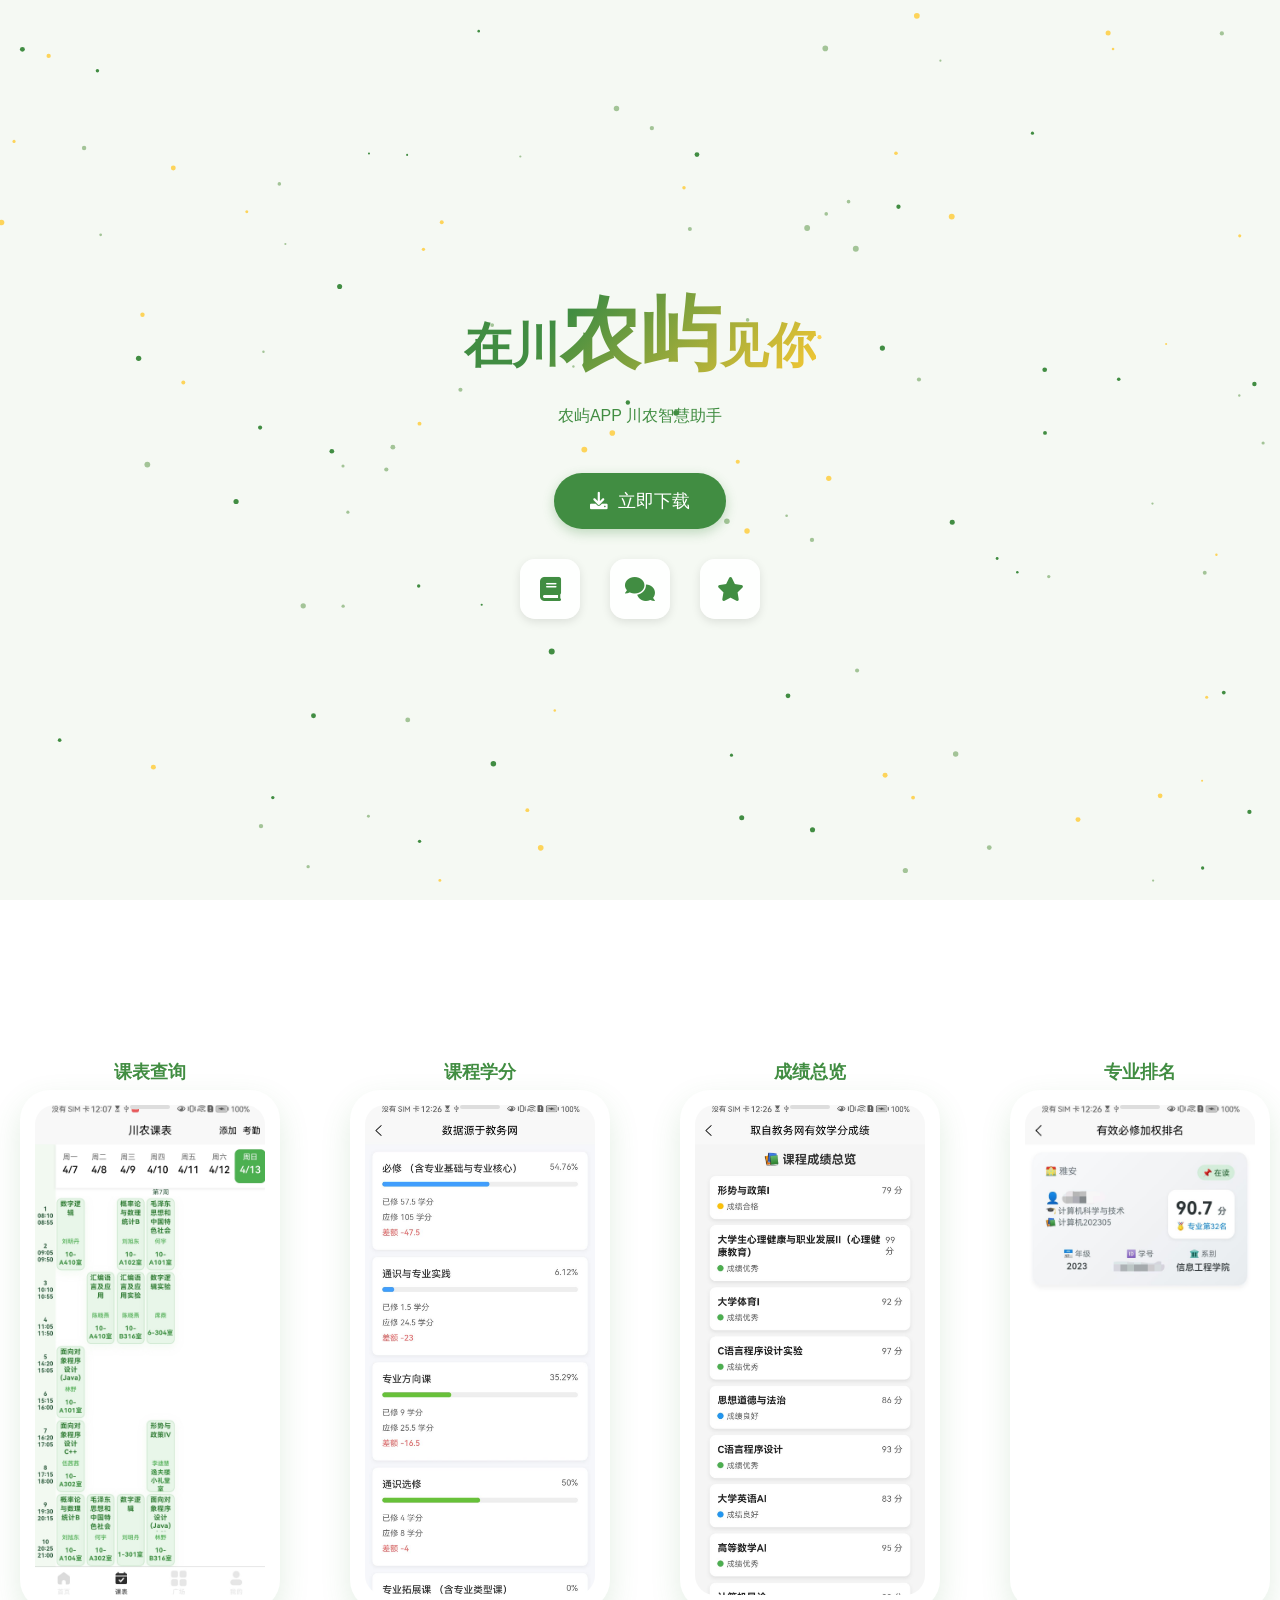
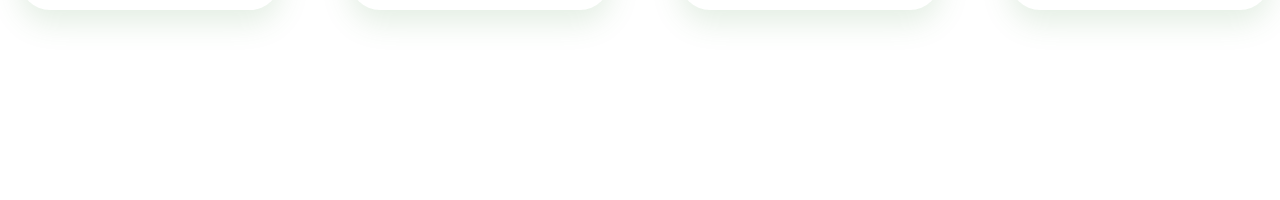
<file: index.html>
<!DOCTYPE html>
<html lang="zh-CN">
<head>
    <meta charset="UTF-8">
    <meta name="viewport" content="width=device-width, initial-scale=1.0">
    <title>农屿川农校园助手</title>
    <link rel="stylesheet" href="https://cdnjs.cloudflare.com/ajax/libs/font-awesome/6.0.0/css/all.min.css">
    <link rel="icon" href="./img/logo/logo.jpg" type="image/x-icon">
    <link rel="stylesheet" href="./css/style.css">
</head>
<body>
    <canvas id="canvasBg"></canvas>
    
    <div class="content">
       <h1 class="app-title">
            <span>在川<span class="nong">农</span><span class="yu">屿</span>见你</span>
        </h1>
        <p style="color: var(--primary-green); margin-bottom: 1rem;">农屿APP 川农智慧助手</p>
        
        <a href="https://www.pgyer.com/1yq4j5wX" class="download-btn">
            <i class="fas fa-download" style="margin-right: 10px;"></i>
            立即下载
        </a>

        <div class="features">
            <div class="feature-icon" onclick="showModal('modal')"><i class="fas fa-book"></i></div>
            <div class="feature-icon" data-copy="327303003"><i class="fas fa-comments"></i></div>
            <div class="feature-icon" onclick="showModal('explain')"><i class="fas fa-star"></i></div>
        </div>
    </div>

    <section class="scroll-section">
        <div class="phone-container">
            <div class="phone-mockup">
                <h3>课表查询</h3>
                <div class="phone-screen"><img src="./img/table.jpg" alt="课表界面"></div>
            </div>
            <div class="phone-mockup">
                <h3>课程学分</h3>
                <div class="phone-screen"><img src="./img/credit.jpg" alt="课程学分"></div>
            </div>
            <div class="phone-mockup">
                <h3>成绩总览</h3>
                <div class="phone-screen"><img src="./img/course-grade.jpg" alt="成绩总览"></div>
            </div>
            <div class="phone-mockup">
                <h3>专业排名</h3>
                <div class="phone-screen"><img src="./img/total-grade.jpg" alt="专业排名"></div>
            </div>
            <div class="phone-mockup">
                <h3>窗口评分</h3>
                <div class="phone-screen"><img src="./img/canteen-comment.jpg" alt="窗口评分"></div>
            </div>
            <div class="phone-mockup">
                <h3>课程评分</h3>
                <div class="phone-screen"><img src="./img/course-commet.jpg" alt="课程评分"></div>
            </div>
            <div class="phone-mockup">
                <h3>窗口帖子</h3>
                <div class="phone-screen"><img src="./img/canteen-page.jpg" alt="窗口帖子"></div>
            </div>
            <div class="phone-mockup">
                <h3>竞赛信息</h3>
                <div class="phone-screen"><img src="./img/competition.jpg" alt="竞赛信息"></div>
            </div>
            <div class="phone-mockup">
                <h3>入口导航</h3>
                <div class="phone-screen"><img src="./img/index.jpg" alt="竞赛信息"></div>
            </div>
            <div class="phone-mockup">
                <h3>教学通知</h3>
                <div class="phone-screen"><img src="./img/teach-inform.jpg" alt="教学通知"></div>
            </div>
            <div class="phone-mockup">
                <h3>帖子详情</h3>
                <div class="phone-screen"><img src="./img/post.jpg" alt="帖子详情"></div>
            </div>
        </div>
    </section>

    <div class="copy-toast">QQ群号已复制到剪贴板</div>

    <!-- 弹窗结构 -->
    <div class="modal-overlay" id="modal">
        <div class="modal-content">
            <span class="modal-close" onclick="closeModal()">&times;</span>

            <header>
                <h1 style="margin-top: 4rem;">
                    <i class="icon fas fa-leaf"></i>
                    为什么要开发农屿APP？
                    <br/>
                    <small style="font-size: 0.6em; color: #888;">开发者的碎碎念</small>
                </h1>
            </header>
        
            <section id="background">
                <h2><i class="icon fas fa-comment-dots"></i> 开发背景</h2>
                <p class="quote">"一个APP被开发的原因大概是因为总有人需要它吧"</p>
                <p>初入川农时，我向学长学姐们询问川农用哪款课表软件比较多，得到最多的答案便是超级课程表。但<span class="highlight">"超级课程表"</span>的使用体验实在让我失望：</p>
                <ul>
                    <li><i class="fas fa-ad"></i> 各种流氓广告铺天盖地</li>
                    <li><i class="fas fa-microchip"></i> 冗余功能占据手机存储</li>
                    <li><i class="fas fa-paint-brush"></i> 界面花里胡哨五彩缤纷</li>
                </ul>
                <blockquote class="quote">
                    "既然这款课表app如此不尽人意，作为一名软件开发爱好者<br>
                    何不打造属于自己乃至全川农人的<span class="highlight">数字绿洲</span>？"
                </blockquote>
            </section>
        
            <section id="journey">
                <h2><i class="icon fas fa-brain"></i> 农屿萌芽</h2>
                <div class="feature-grid">
                    <div class="feature-card">
                        <i class="fas fa-university fa-2x"></i>
                        <h3>线上服务碎片化</h3>
                        <p>教务网、QQ频道、二手群...<br>信息散落在各处</p>
                    </div>
                    <div class="feature-card">
                        <i class="fas fa-lightbulb fa-2x"></i>
                        <h3>恰逢他校有标杆</h3>
                        <p>受复旦大学"旦夕"app启发<br>打造川农校园小助手</p>
                    </div>
                </div>
            </section>
        
            <section id="vision">
                <h2><i class="icon fas fa-gem"></i> 核心价值</h2>
                <div class="feature-grid">
                    <div class="feature-card">
                        <i class="fas fa-ban fa-2x"></i>
                        <h3>零广告干扰</h3>
                        <p>纯净无打扰的校园空间</p>
                    </div>
                    <div class="feature-card">
                        <i class="fas fa-shield-alt fa-2x"></i>
                        <h3>安全社区</h3>
                        <p>只能通过川农教务网登录，屏蔽校外人员</p>
                    </div>
                    <div class="feature-card">
                        <i class="fas fa-puzzle-piece fa-2x"></i>
                        <h3>服务聚合</h3>
                        <p>整合重要教务信息，个人课表，食堂评分，选课评分</p>
                    </div>
                </div>
            </section>

            <section id="vision">
                <h2><i class="icon fas fa-gem"></i>致农屿用户</h2>
                <div class="feature-grid">
                    <div class="feature-card">
                        <h3>力量单薄，多多担待</h3>
                        <p>开发团队目前仅有两人，难免力不从心</p>
                    </div>
                    <div class="feature-card">
                        <h3>欢迎建议，共创农屿</h3>
                        <p>有任何功能述求和bug发现都欢迎大家告知我们</p>
                        <p>点击本网页中间的气泡按钮即可复制农屿QQ群号</p>
                    </div>
                    <div class="feature-card">
                        <h3>不断成长，不断壮大</h3>
                        <p>由于注册IOS开发者需每年缴纳99美元，作为学生的我们较难负担，暂时无法普及苹果用户</p>
                        <p>但我们仍持最高诚意，为爱发电</p>
                    </div>
                </div>
            </section>
        </div>
    </div>

    <div class="explain-popup" id="explain">
        <div class="explain-modal">
          <!-- 关闭按钮 -->
          <span class="explain-close" onclick="closeModal()">&times;</span>
          
          <!-- 弹窗内容 -->
          <div class="explain-content">
            <!-- 标题区 -->
            <header class="explain-header">
              <i class="fas fa-info-circle"></i>
              <h2>农屿APP使用说明</h2>
              <p class="explain-subtitle">川农校园助手</p>
            </header>
      
            <!-- 说明内容区块 -->
            <div class="explain-body">
              <!-- 功能列表 -->
              <section class="explain-section">
                <h3><i class="fas fa-check-circle"></i> 核心功能</h3>
                <ul class="explain-list">
                  <li><i class="fas fa-calendar-alt"></i>干净简洁，没有广告的川农课程表，还能记录旷课次数，时刻敲响警钟</li>
                  <li><i class="fas fa-comments"></i> 校园论坛，避雷难吃的食堂抑或是讨论哪位老师的课堂</li>
                  <li><i class="fas fa-graduation-cap"></i>教务信息一键查询，无需登录教务网。重要网址统一入口，避免在浏览器迷路</li>
                </ul>
              </section>
      
              <!-- 使用提示 -->
              <section class="explain-section tips">
                <h3><i class="fas fa-lightbulb"></i> 使用小贴士</h3>
                <div class="explain-card">
                  <i class="fas fa-fingerprint"></i>
                  <div>
                    <p>使用四川农业大学<span class="highlight">教务账号</span>登录，同步教务数据。</p>
                    <p>我们承诺不保存用户教务密码等敏感信息，若用户仍不放心大可登录农屿后及时修改教务网密码，
                      但存储在用户手机本地的密码随即失效，不再能够在首页查询教务相关信息，不要着急，请您退出登录重新登录即可！</p>
                  </div>
                 
                </div>
                <div class="explain-card">
                  <i class="fas fa-bell"></i>
                  <div>
                    <p>唯一设备登录，更换设备时需<span class="highlight">在上台设备中退出登录</span></p>
                    <p>若用户直接卸载农屿而未先退出登录，下次使用农屿时账号状态仍未已登录，此时可联系开发者解决。
                        点击本网页中的气泡按钮即可一键复制农屿用户交流群群号，欢迎大家进来讨论，一切问题都能向开发者反馈！</p>
                  </div>
                </div>
              </section>
      
              <!-- 注意事项 -->
              <section class="explain-section notice">
                <h3><i class="fas fa-exclamation-triangle"></i> 注意事项</h3>
                <div class="explain-notice">
                  <p>请大家不要在公共言论区域发表任何带有侮辱他人、伤害他人的言论；请大家客观发表争对食堂饭店以及老师课程的评价；</p>
                  <br>
                    <p>若刚刚登录后发现课表无法显示，您可重新进入农屿，若还是无法解决，您可联系开发者告知bug，当然您还可以删除农屿，再大骂一声哪个sb做的软件</p>
                </div>
              </section>
            </div>
      
            <!-- 底部操作区 -->
            <footer class="explain-footer">
              <button class="explain-button" onclick="closeModal()">
                <i class="fas fa-check"></i>
                我已了解
              </button>
            </footer>
          </div>
        </div>
      </div>

    <div class="explain-popup"></div>
    <script src="./js/script.js"></script>
</body>
</html>
</file>
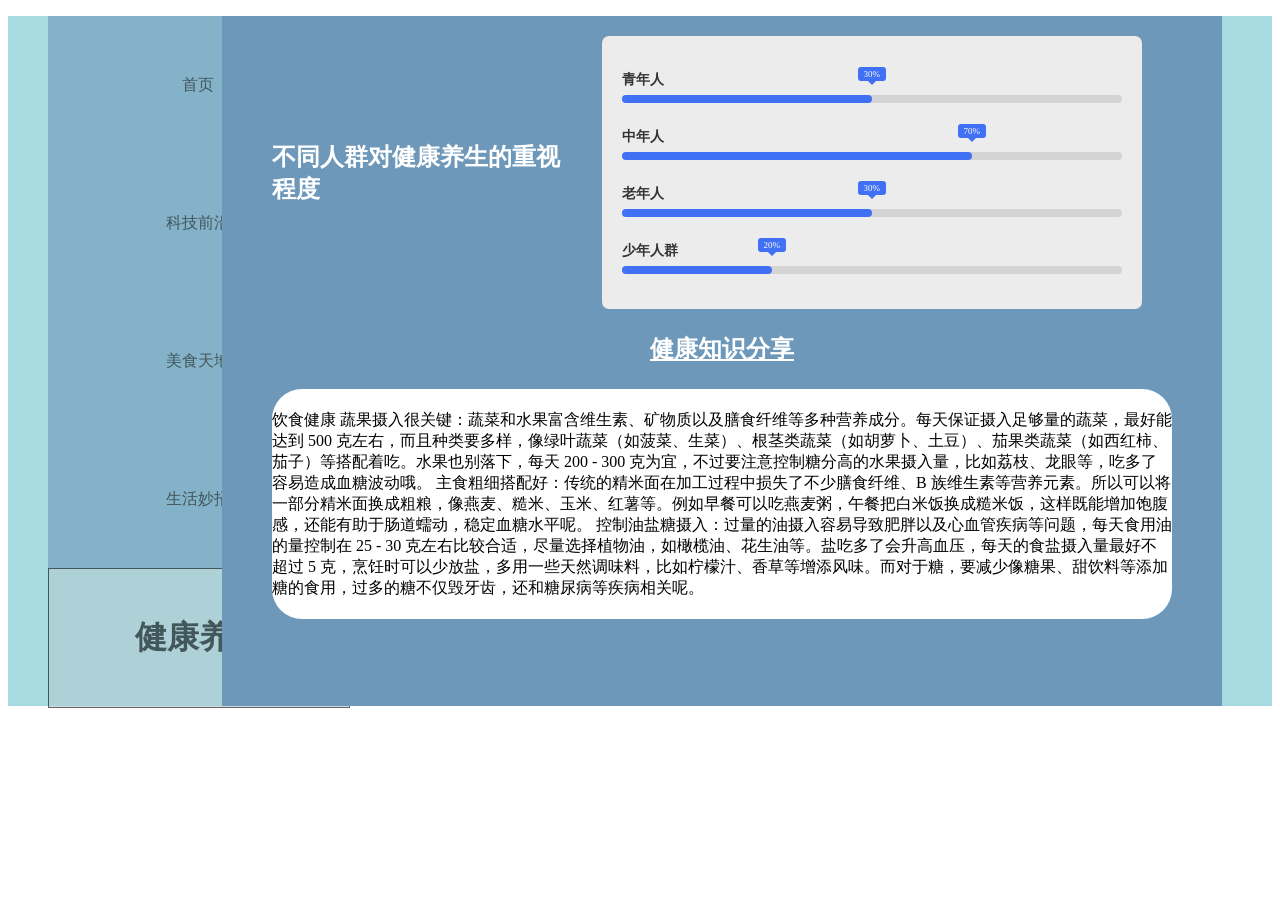
<file: web/pages/health.html>
<!DOCTYPE html>
<html lang="en">

<head>
    <meta charset="UTF-8">
    <meta name="viewport" content="width=device-width, initial-scale=1.0">
    <title>健康养生</title>
    <link rel="stylesheet" type="text/css" href="../css/global.css">
    <link rel="stylesheet" href="../css/health.css">
</head>

<body>
    <div class="total-docker">
        <ul class="nav-list">
            <li class="nav-item"><a href="../../index.html">首页</a></li>
            <li class="nav-item"><a href="../pages/science.html">科技前沿</a></li>
            <li class="nav-item"><a href="../pages/meal.html">美食天地</a></li>
            <li class="nav-item"><a href="../pages/life.html">生活妙招</a></li>
            <li class="nav-item active"><a href="#">健康养生</a></li>
        </ul>
        <div class="content-docker">
            <div class="docker">
                <div class="top">
                    <div class="left">不同人群对健康养生的重视程度</div>
                    <div class="right">
                        <div class="container">
                            <div class="skill-box">
                                <span class="title">青年人</span>

                                <div class="skill-bar">
                                    <span class="skill-per html">
                                        <span class="tooltip">30%</span>
                                    </span>
                                </div>
                            </div>
                            <div class="skill-box">
                                <span class="title">中年人</span>

                                <div class="skill-bar">
                                    <span class="skill-per css">
                                        <span class="tooltip">70%</span>
                                    </span>
                                </div>
                            </div>
                            <div class="skill-box">
                                <span class="title">老年人</span>

                                <div class="skill-bar">
                                    <span class="skill-per javascript">
                                        <span class="tooltip">30%</span>
                                    </span>
                                </div>
                            </div>
                            <div class="skill-box">
                                <span class="title">少年人群</span>

                                <div class="skill-bar">
                                    <span class="skill-per nodejs">
                                        <span class="tooltip">20%</span>
                                    </span>
                                </div>
                            </div>
                        </div>
                    </div>
                </div>
                <div class="btm">
                    <p class="btm-title">健康知识分享</p>
                    <div class="btm-content">饮食健康
                        蔬果摄入很关键：蔬菜和水果富含维生素、矿物质以及膳食纤维等多种营养成分。每天保证摄入足够量的蔬菜，最好能达到 500 克左右，而且种类要多样，像绿叶蔬菜（如菠菜、生菜）、根茎类蔬菜（如胡萝卜、土豆）、茄果类蔬菜（如西红柿、茄子）等搭配着吃。水果也别落下，每天 200 - 300 克为宜，不过要注意控制糖分高的水果摄入量，比如荔枝、龙眼等，吃多了容易造成血糖波动哦。
                        主食粗细搭配好：传统的精米面在加工过程中损失了不少膳食纤维、B 族维生素等营养元素。所以可以将一部分精米面换成粗粮，像燕麦、糙米、玉米、红薯等。例如早餐可以吃燕麦粥，午餐把白米饭换成糙米饭，这样既能增加饱腹感，还能有助于肠道蠕动，稳定血糖水平呢。
                        控制油盐糖摄入：过量的油摄入容易导致肥胖以及心血管疾病等问题，每天食用油的量控制在 25 - 30 克左右比较合适，尽量选择植物油，如橄榄油、花生油等。盐吃多了会升高血压，每天的食盐摄入量最好不超过 5 克，烹饪时可以少放盐，多用一些天然调味料，比如柠檬汁、香草等增添风味。而对于糖，要减少像糖果、甜饮料等添加糖的食用，过多的糖不仅毁牙齿，还和糖尿病等疾病相关呢。</div>
                </div>
            </div>
        </div>
    </div>
</body>

</html>
</file>
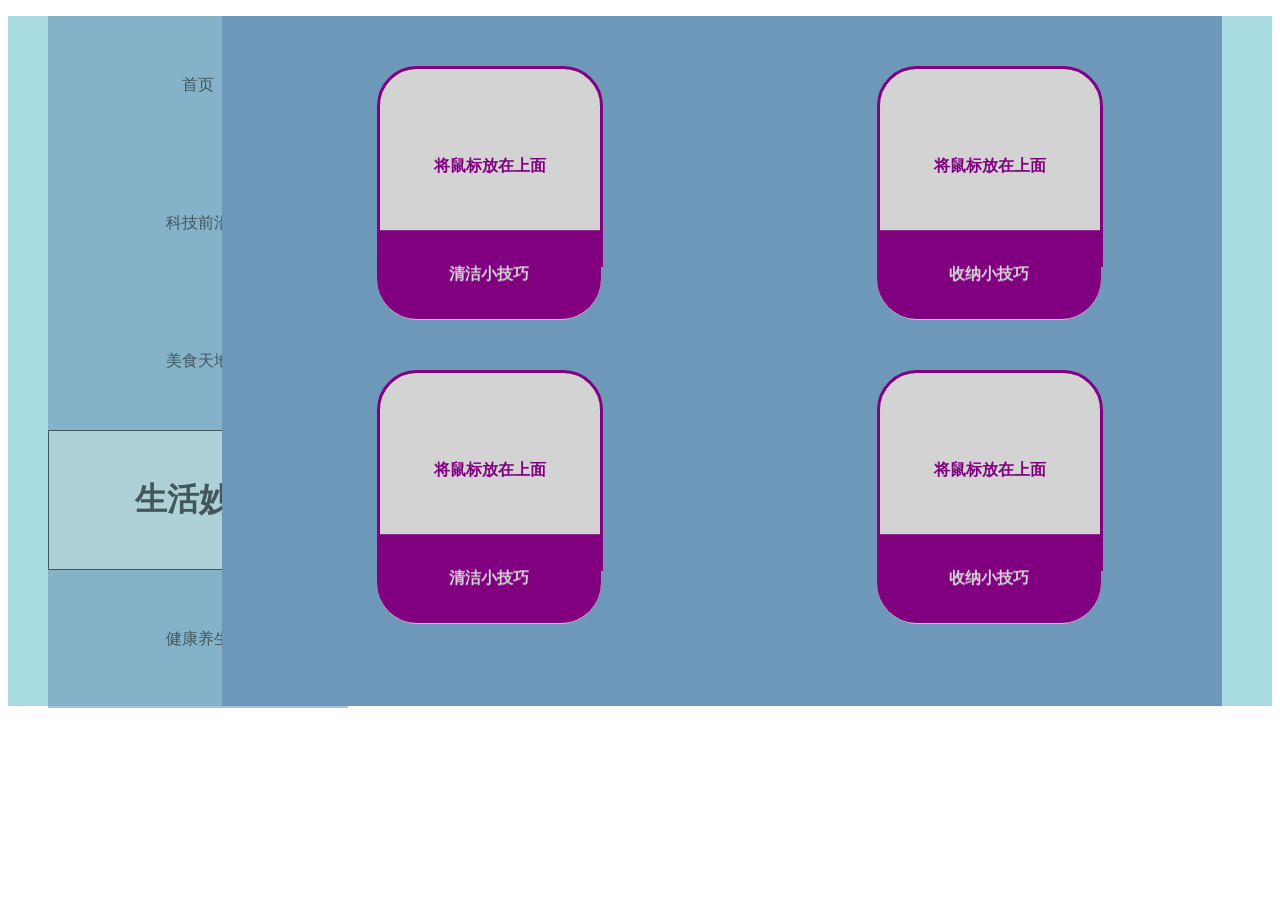
<file: web/pages/life.html>
<!DOCTYPE html>
<html lang="en">

<head>
    <meta charset="UTF-8">
    <meta name="viewport" content="width=device-width, initial-scale=1.0">
    <title>生活妙招</title>
    <link rel="stylesheet" type="text/css" href="../css/global.css">
    <link rel="stylesheet" href="../css/life.css">
</head>

<body>
    <div class="total-docker">
        <ul class="nav-list">
            <li class="nav-item"><a href="../../index.html">首页</a></li>
            <li class="nav-item"><a href="../pages/science.html">科技前沿</a></li>
            <li class="nav-item"><a href="../pages/meal.html">美食天地</a></li>
            <li class="nav-item active"><a href="#">生活妙招</a></li>
            <li class="nav-item"><a href="../pages/health.html">健康养生</a></li>
        </ul>
        <div class="content-docker">
            <div class="docker">
                <div class="card">
                    <div class="upper-part">
                        <div class="upper-part-face">将鼠标放在上面</div>
                        <div class="upper-part-back">把淋浴喷头拆下来，浸泡在白醋和水 1:1 混合的溶液中，浸泡几个小时后，水垢会慢慢溶解，然后用清水冲洗喷头，重新安装好后，出水就会更顺畅了</div>
                    </div>
                    <div class="lower-part">
                        <div class="lower-part-face">清洁小技巧</div>
                        <div class="lower-part-back">学会了吗</div>
                    </div>
                </div>
                <div class="card">
                    <div class="upper-part">
                        <div class="upper-part-face">将鼠标放在上面</div>
                        <div class="upper-part-back">把常用的碗碟放在橱柜上层，方便取用，并且可以使用碗碟架，将碗碟竖着摆放，能节省空间且沥水方便。锅具可以用锅盖架把锅盖收纳起来，锅则可以挂在墙上的挂钩上或者放在橱柜下层的隔板上，根据使用频率合理放置</div>
                    </div>
                    <div class="lower-part">
                        <div class="lower-part-face">收纳小技巧</div>
                        <div class="lower-part-back">学会了吗</div>
                    </div>
                </div>
            </div>
            <div class="docker">
                <div class="card">
                    <div class="upper-part">
                        <div class="upper-part-face">将鼠标放在上面</div>
                        <div class="upper-part-back">不锈钢水槽容易有水渍和污垢，可将柠檬切成片，在水槽表面擦拭，既能去除异味又能擦除水垢，之后用清水冲洗就行。也可以定期用小苏打粉洒在水槽里，用湿海绵或抹布擦拭，能让水槽保持光亮</div>
                    </div>
                    <div class="lower-part">
                        <div class="lower-part-face">清洁小技巧</div>
                        <div class="lower-part-back">学会了吗</div>
                    </div>
                </div>
                <div class="card">
                    <div class="upper-part">
                        <div class="upper-part-face">将鼠标放在上面</div>
                        <div class="upper-part-back">对于 T 恤，可将衣服平铺，把两侧向中间折，再把袖子折回来，最后从下往上卷起来，这样收纳不仅节省空间，而且拿取时也不容易弄乱。裤子可以对折后再从裤脚往上卷，卷好后立起来放在抽屉里，方便查找和拿取</div>
                    </div>
                    <div class="lower-part">
                        <div class="lower-part-face">收纳小技巧</div>
                        <div class="lower-part-back">学会了吗</div>
                    </div>
                </div>
            </div>
        </div>
    </div>
</body>

</html>
</file>
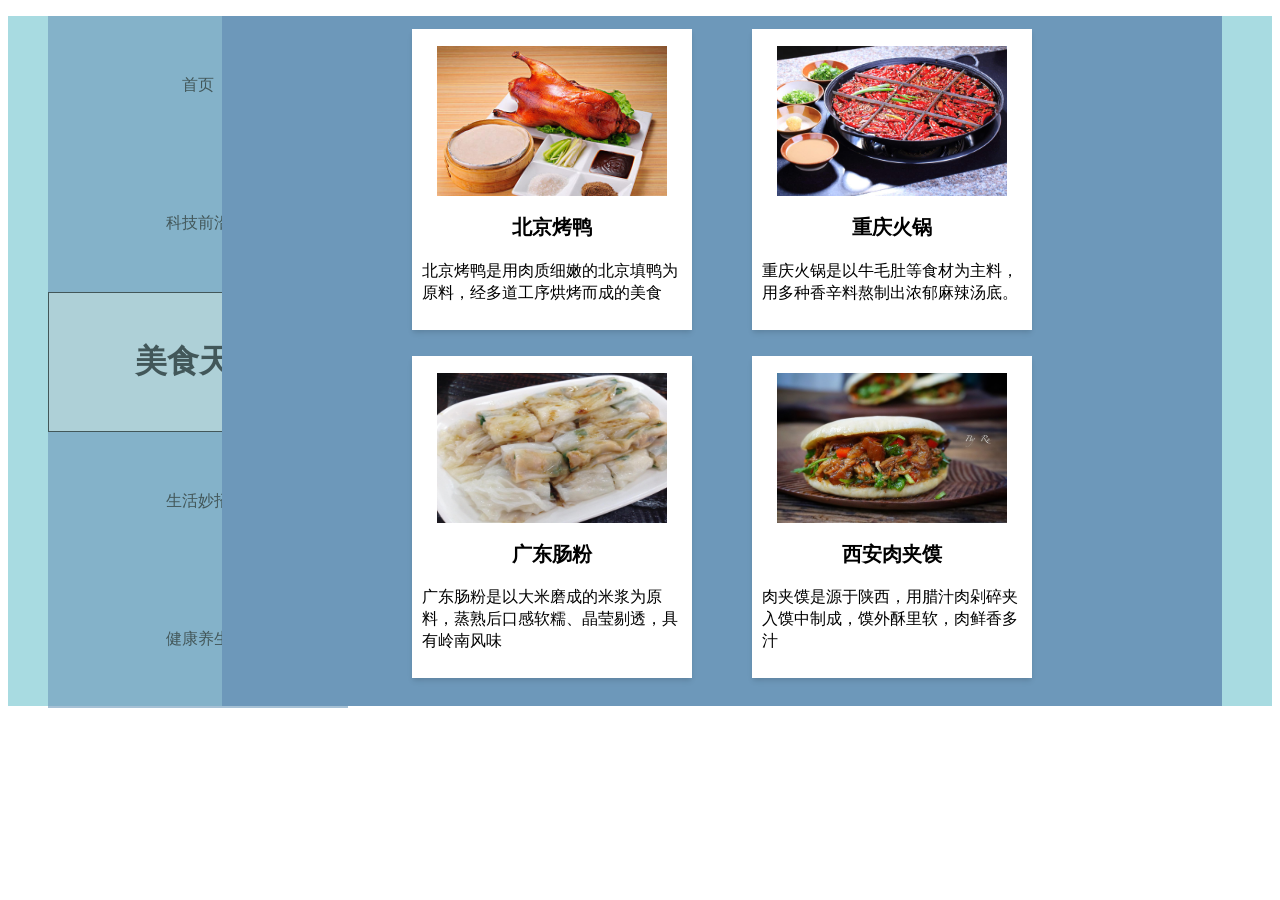
<file: web/pages/meal.html>
<!DOCTYPE html>
<html lang="en">

<head>
    <meta charset="UTF-8">
    <meta name="viewport" content="width=device-width, initial-scale=1.0">
    <title>美食天地</title>
    <link rel="stylesheet" type="text/css" href="../css/global.css">
    <link rel="stylesheet" href="../css/meal.css">
</head>

<body>
    <div class="total-docker">
        <ul class="nav-list">
            <li class="nav-item"><a href="../../index.html">首页</a></li>
            <li class="nav-item"><a href="../pages/science.html">科技前沿</a></li>
            <li class="nav-item active"><a href="#">美食天地</a></li>
            <li class="nav-item"><a href="../pages/life.html">生活妙招</a></li>
            <li class="nav-item"><a href="../pages/health.html">健康养生</a></li>
        </ul>
        <div class="content-docker">
            <div class="meal-docker">
                <div class="card">
                    <div class="header">
                        <div class="image">
                            <img src="../../image/meal1.jpg">
                        </div>
                    </div>
                    <div class="info">
                        <a rel="noopener noreferrer" href="#" class="block">
                            <span class="title">北京烤鸭 </span>
                        </a>
                        <p class="description">北京烤鸭是用肉质细嫩的北京填鸭为原料，经多道工序烘烤而成的美食</p>
                    </div>
                </div>
                <div class="card">
                    <div class="header">
                        <div class="image">
                            <img src="../../image/meal2.jpg">
                        </div>
                    </div>
                    <div class="info">
                        <a rel="noopener noreferrer" href="#" class="block">
                            <span class="title">重庆火锅</span>
                        </a>
                        <p class="description">重庆火锅是以牛毛肚等食材为主料，用多种香辛料熬制出浓郁麻辣汤底。</p>
                    </div>
                </div>
            </div>
            <div class="meal-docker">
                <div class="card">
                    <div class="header">
                        <div class="image">
                            <img src="../../image/meal3.jpg">
                        </div>
                    </div>
                    <div class="info">
                        <a rel="noopener noreferrer" href="#" class="block">
                            <span class="title">广东肠粉</span>
                        </a>
                        <p class="description">广东肠粉是以大米磨成的米浆为原料，蒸熟后口感软糯、晶莹剔透，具有岭南风味</p>
                    </div>
                </div>
                <div class="card">
                    <div class="header">
                        <div class="image">
                                <img src="../../image/meal4.jpg">
                        </div>
                    </div>
                    <div class="info">
                        <a rel="noopener noreferrer" href="#" class="block">
                            <span class="title">西安肉夹馍</span>
                        </a>
                        <p class="description">肉夹馍是源于陕西，用腊汁肉剁碎夹入馍中制成，馍外酥里软，肉鲜香多汁</p>
                    </div>
                </div>
            </div>
        </div>
    </div>
</body>

</html>
</file>
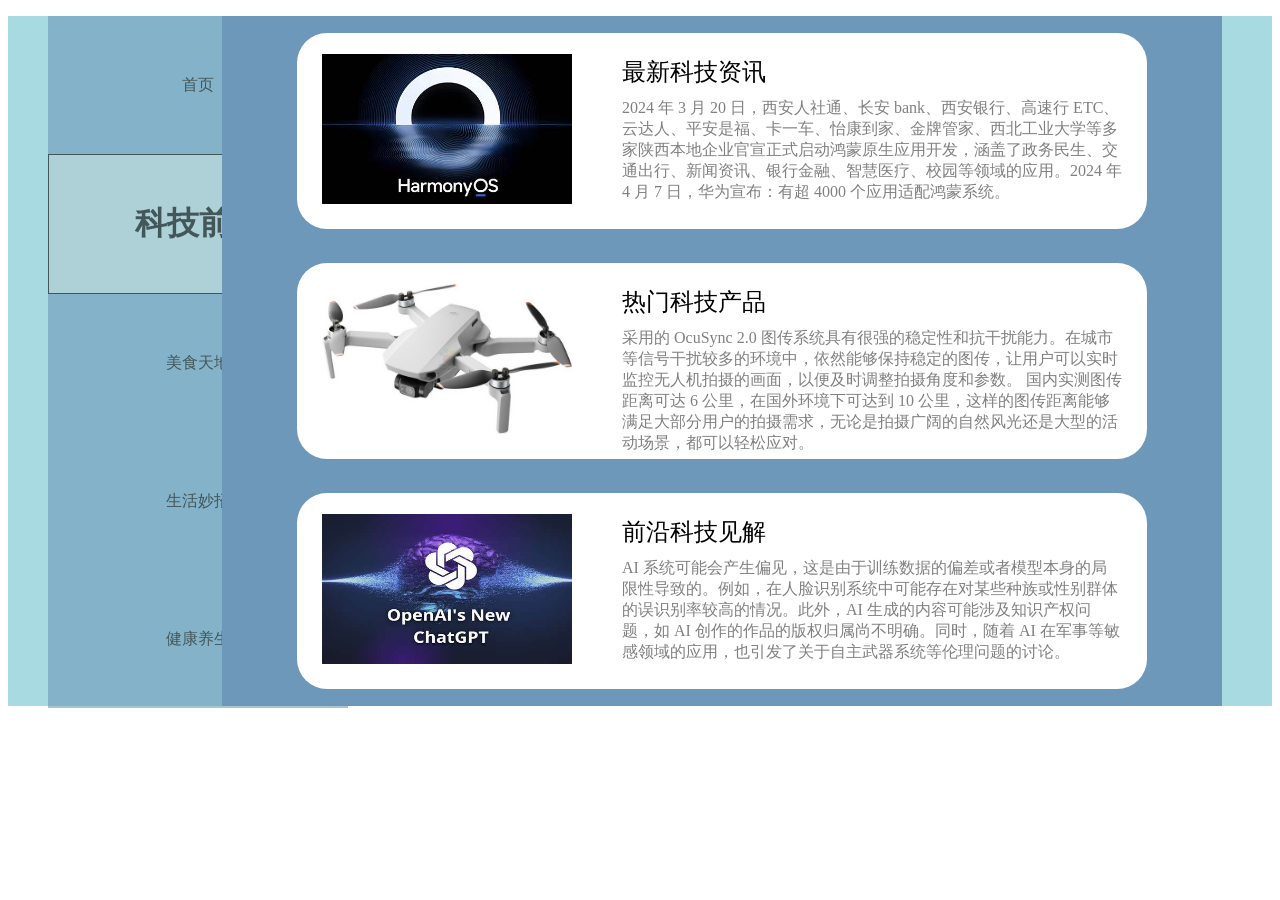
<file: web/pages/science.html>
<!DOCTYPE html>
<html lang="en">
<head>
    <meta charset="UTF-8">
    <meta name="viewport" content="width=device-width, initial-scale=1.0">
    <title>科技前沿</title>
    <link rel="stylesheet" type="text/css" href="../css/global.css">
    <link rel="stylesheet" href="../css/science.css">
</head>
<body>
    <div class="total-docker">
        <ul class="nav-list">
            <li class="nav-item"><a href="../../index.html">首页</a></li>
            <li class="nav-item active"><a href="#">科技前沿</a></li>
            <li class="nav-item"><a href="../pages/meal.html">美食天地</a></li>
            <li class="nav-item"><a href="../pages/life.html">生活妙招</a></li>
            <li class="nav-item"><a href="../pages/health.html">健康养生</a></li>
        </ul>
        <div class="content-docker">
            <div class="item">
                <div class="left"><img src="../../image/harmony.jpg"></div>
                <div class="right">
                    <div class="title">最新科技资讯</div>
                    <div class="content">2024 年 3 月 20 日，西安人社通、长安 bank、西安银行、高速行 ETC、云达人、平安是福、卡一车、怡康到家、金牌管家、西北工业大学等多家陕西本地企业官宣正式启动鸿蒙原生应用开发，涵盖了政务民生、交通出行、新闻资讯、银行金融、智慧医疗、校园等领域的应用。2024 年 4 月 7 日，华为宣布：有超 4000 个应用适配鸿蒙系统。</div>
                </div>
            </div>
            <div class="item">
                <div class="left"><img src="../../image/dajiang.jpg"></div>
                <div class="right">
                    <div class="title">热门科技产品</div>
                    <div class="content">采用的 OcuSync 2.0 图传系统具有很强的稳定性和抗干扰能力。在城市等信号干扰较多的环境中，依然能够保持稳定的图传，让用户可以实时监控无人机拍摄的画面，以便及时调整拍摄角度和参数。
                        国内实测图传距离可达 6 公里，在国外环境下可达到 10 公里，这样的图传距离能够满足大部分用户的拍摄需求，无论是拍摄广阔的自然风光还是大型的活动场景，都可以轻松应对。</div>
                </div>
            </div>
            <div class="item">
                <div class="left"><img src="../../image/AI.jpg"></div>
                <div class="right">
                    <div class="title">前沿科技见解</div>
                    <div class="content">AI 系统可能会产生偏见，这是由于训练数据的偏差或者模型本身的局限性导致的。例如，在人脸识别系统中可能存在对某些种族或性别群体的误识别率较高的情况。此外，AI 生成的内容可能涉及知识产权问题，如 AI 创作的作品的版权归属尚不明确。同时，随着 AI 在军事等敏感领域的应用，也引发了关于自主武器系统等伦理问题的讨论。</div>
                </div>
            </div>
        </div>
    </div>
</body>
</html>
</file>
<file: css/style.css>
:root {
    --primary-green: #418D42;
    --secondary-gold: rgba(255, 203, 51, 1);
    --background: #F5F9F3;
}

* {
    margin: 0;
    padding: 0;
    box-sizing: border-box;
    font-family: 'Microsoft YaHei', sans-serif;
    -webkit-user-select: none;
    -moz-user-select: none;
    -ms-user-select: none;
    user-select: none;
    scrollbar-width: none; /* Firefox */
    -ms-overflow-style: none; /* IE/Edge */

}
*::-webkit-scrollbar{
    display: none; /* Chrome/Safari/Opera */
}


body {
    overflow: hidden;
    -webkit-touch-callout: none;
}

/* 禁止图片拖拽 */
img {
    pointer-events: none; /* 阻止点击事件 */
    -webkit-user-drag: none;
    -khtml-user-drag: none;
    -moz-user-drag: none;
    -o-user-drag: none;
}


#canvasBg {
    position: fixed;
    top: 0;
    left: 0;
    z-index: 0;
}

.content {
    position: relative;
    z-index: 1;
    height: 100vh;
    display: flex;
    flex-direction: column;
    align-items: center;
    justify-content: center;
    text-align: center;
    padding: 20px;
    color: #333;
}

.app-title {
    font-size: 3rem;
    margin-bottom: 1rem;
    background: linear-gradient(135deg, var(--primary-green) 30%, var(--secondary-gold) 100%);
    -webkit-background-clip: text;
    -webkit-text-fill-color: transparent;
    animation: titleGlow 3s ease-in-out infinite alternate;
}

.nong {
    font-size: 5rem;
}

.yu {
    font-size: 5rem;
}

@keyframes titleGlow {
    from { text-shadow: 0 0 20px rgba(65,141,66,0.3); }
    to { text-shadow: 0 0 30px rgba(255,203,51,0.3); }
}

.download-btn {
    display: inline-flex;
    align-items: center;
    padding: 16px 36px;
    border-radius: 30px;
    background: var(--primary-green);
    color: white;
    text-decoration: none;
    font-size: 1.1rem;
    margin: 30px 0;
    transition: transform 0.3s;
    box-shadow: 0 4px 12px rgba(65,141,66,0.3);
    cursor: pointer;
}

.download-btn:hover {
    transform: translateY(-2px);
    background: #367C37;
}

.features {
    display: flex;
    gap: 30px;
    flex-wrap: wrap;
    justify-content: center;
}

.feature-icon {
    width: 60px;
    height: 60px;
    background: rgba(255,255,255,0.9);
    border-radius: 15px;
    display: flex;
    align-items: center;
    justify-content: center;
    font-size: 1.5rem;
    color: var(--primary-green);
    box-shadow: 0 3px 10px rgba(0,0,0,0.1);
    transition: all 0.3s cubic-bezier(0.25, 0.46, 0.45, 0.94);
}

.feature-icon:hover {
    transform: scale(1.15) translateY(-5px);
    color: var(--secondary-gold);
    box-shadow: 0 8px 20px rgba(0,0,0,0.15);
}

.scroll-section {
    position: relative;
    min-height: 100vh;
    padding: 80px 0;
    display: flex;
    align-items: center;
    opacity: 0;
    transform: translateY(30px);
    transition: all 0.6s ease;
}

.scroll-section.active {
    opacity: 1;
    transform: translateY(0);
}

.phone-container {
    display: flex;
    padding: 60px 20px;
    gap: 70px;
    width: 100%;
    cursor: grab;
    overflow-x: hidden;
    scroll-behavior: smooth;
}

.phone-container.grabbing {
    cursor: grabbing;
}

.phone-mockup {
    flex: 0 0 auto;
    width: 260px;
    height: 520px;
    background: #fff;
    border-radius: 30px;
    padding: 15px;
    box-shadow: 0 12px 30px rgba(65,141,66,0.15);
    transition: opacity 0.6s, transform 0.6s;
    opacity: 0;
    transform: translateY(30px);
}

.phone-mockup.active {
    opacity: 1;
    transform: translateY(0);
}

.phone-mockup::before {
    content: '';
    position: absolute;
    top: 15px;
    left: 50%;
    transform: translateX(-50%);
    width: 40px;
    height: 4px;
    background: #ddd;
    border-radius: 2px;
}

.phone-mockup h3 {
    position: absolute;
    top: -30px;
    left: 50%;
    transform: translateX(-50%);
    color: var(--primary-green);
    white-space: nowrap;
    font-size: 1.1rem;
    pointer-events: none;
}

.phone-screen {
    width: 100%;
    height: 100%;
    border-radius: 20px;
    overflow: hidden;
    background: #f8f8f8;
}

.phone-screen img {
    width: 100%;
    height: 100%;
    object-fit: cover;
}
        /* 新增移动端适配样式 */
        @media (max-width: 768px) {
            body {
                overflow-y: auto;
                height: auto;
                -webkit-overflow-scrolling: touch;
            }

            .content {
                height: auto;
                min-height: 100vh;
                padding: 40px 20px;
            }

            .scroll-section {
                min-height: 100vh;
                flex-direction: column;
                opacity: 1;
                transform: translateY(0);
        
            }

            .phone-container {
                flex-direction: column;
                align-items: center;
                overflow-y: visible;
                gap: 40px;
                padding: 20px;
            }

    .app-title {
        font-size: 2rem !important;
        line-height: 1.3;
        padding: 0 15px;
    }

    .nong, .yu {
        font-size: 2.5rem !important;
    }

    .download-btn {
        padding: 12px 24px;
        font-size: 1rem;
        margin: 20px 0;
    }

    .features {
        gap: 20px;
    }

    .feature-icon {
        width: 50px;
        height: 50px;
        font-size: 1.2rem;
    }

    /* 手机模型适配 */
    .phone-mockup {
        margin: 10px auto;
        width: 80vw;
        height: calc(80vw * 2);
        opacity: 1;
        transform: translateY(0);
    }

    .phone-container {
        gap: 30px;
        padding: 40px 10px;
    }

    .phone-mockup h3 {
        font-size: 0.9rem;
        top: -25px;
    }

}

/* 新增横屏适配 */
@media (max-width: 768px) and (orientation: landscape) {
    .content {
        height: auto;
        min-height: 100vh;
        padding: 40px 0;
    }

    .phone-mockup {
        width: 60vh;
        height: calc(60vh * 2);
        opacity: 1;
        transform: translateY(0);
    }
}

/* 触摸优化 */
.phone-container {
    -webkit-overflow-scrolling: touch;
}

.download-btn {
    min-width: 160px; /* 保持按钮可点击区域 */
}
.copy-toast {
    position: fixed;
    bottom: 20px;
    left: 50%;
    transform: translateX(-50%);
    background: rgba(0,0,0,0.8);
    color: white;
    padding: 12px 24px;
    border-radius: 25px;
    font-size: 14px;
    opacity: 0;
    transition: opacity 0.3s;
    z-index: 1000;
}

.copy-toast.show {
    opacity: 1;
}

/* 添加可复制元素的交互效果 */
[data-copy] {
    cursor: copy;
    transition: transform 0.2s;
}

[data-copy]:active {
    transform: scale(0.95);
}

 /* 弹窗样式 */
 .modal-overlay {
    position: fixed;
    top: 0;
    left: 0;
    right: 0;
    bottom: 0;
    background: rgba(0,0,0,0.5);
    display: none;
    justify-content: center;
    align-items: center;
    z-index: 1000;
}

.modal-content {
    border-radius: 15px;
    max-width: 80%;
    max-height: 80vh;
    overflow-y: auto;
    position: relative;
    animation: modalSlide 0.3s ease-out;
    background: #fff;
    padding: 2rem;
    border-radius: 12px;
    box-shadow: 0 10px 30px rgba(65,141,66,0.2);
    max-width: 800px;
}

@keyframes modalSlide {
    from { transform: translateY(-50px); opacity: 0; }
    to { transform: translateY(0); opacity: 1; }
}

/* 标题样式 */
header h1 {
    color: var(--primary-green);
    font-size: 2.2rem;
    text-align: center;
    position: relative;
    padding-bottom: 1rem;
    margin-bottom: 2rem;
}

header h1::after {
    content: '';
    position: absolute;
    bottom: 0;
    left: 50%;
    transform: translateX(-50%);
    width: 80px;
    height: 3px;
    background: var(--secondary-gold);
}

header small {
    display: block;
    margin-top: 0.8rem;
    color: #888;
    font-weight: 300;
}

/* 章节标题 */
section h2 {
    color: var(--primary-green);
    margin: 2rem 0 1.5rem;
    padding-left: 1.8rem;
    position: relative;
    font-size: 1.6rem;
}

section h2::before {
    content: '';
    position: absolute;
    left: 0;
    top: 0.3em;
    height: 1.2em;
    width: 4px;
    background: var(--secondary-gold);
}

.icon {
    color: var(--primary-green);
    margin-right: 0.8rem;
}

/* 引用样式 */
.quote {
    background: rgba(65,141,66,0.1);
    border-left: 4px solid var(--primary-green);
    padding: 1.2rem;
    margin: 1.5rem 0;
    line-height: 1.8;
    border-radius: 4px;
    color: #555;
}

/* 特色功能网格 */
.feature-grid {
    display: grid;
    grid-template-columns: repeat(auto-fit, minmax(240px, 1fr));
    gap: 1.5rem;
    margin: 2rem 0;
}

.feature-card {
    background: rgba(65,141,66,0.05);
    border: 1px solid rgba(65,141,66,0.15);
    padding: 1.5rem;
    border-radius: 8px;
    text-align: center;
    transition: all 0.3s ease;
}

.feature-card:hover {
    transform: translateY(-5px);
    box-shadow: 0 5px 15px rgba(65,141,66,0.1);
}

.feature-card i {
    color: var(--primary-green);
    margin-bottom: 1rem;
    font-size: 2.2rem;
}

/* 高亮文字 */
.highlight {
    color: var(--primary-green);
    font-weight: 600;
    position: relative;
    padding: 0 2px;
}

.highlight::after {
    content: '';
    position: absolute;
    bottom: 0;
    left: 0;
    width: 100%;
    height: 2px;
    background: var(--secondary-gold);
}

/* 列表样式 */
ul {
    margin: 1.5rem 0;
    padding-left: 1.8rem;
}

ul li {
    margin: 0.8rem 0;
    color: #555;
}

ul li i {
    color: var(--secondary-gold);
    margin-right: 0.8rem;
}

/* 关闭按钮增强 */
.modal-close {
    position: absolute;
    color: var(--primary-green);
    font-size: 2rem;
    top: 1rem;
    right: 1rem;
    transition: all 0.3s ease;
    cursor: pointer;
}

/* 响应式优化 */
@media (max-width: 768px) {
    .modal-content {
        margin: 1rem;
        padding: 1.5rem;
    }
    
    header h1 {
        font-size: 1.8rem;
    }
    
    .feature-grid {
        grid-template-columns: 1fr;
    }
}

/* 弹窗容器 */
.explain-popup {
    position: fixed;
    top: 0;
    left: 0;
    width: 100%;
    height: 100%;
    background: rgba(0,0,0,0.5);
    display: none;
    justify-content: center;
    align-items: center;
    z-index: 1000;
  }
  
  /* 弹窗主体 */
  .explain-modal {
    background: #fff;
    width: 90%;
    max-width: 600px;
    border-radius: 12px;
    box-shadow: 0 5px 15px rgba(65,141,66,0.2);
    position: relative;
    max-height: 90vh;
    overflow-y: auto;
  }
  
  /* 标题样式 */
  .explain-header {
    background: rgba(65,141,66,0.1);
    padding: 1.5rem;
    text-align: center;
    border-radius: 12px 12px 0 0;
  }
  .explain-header h2 {
    color: #418D42;
    margin: 0.5rem 0;
  }
  .explain-header i {
    font-size: 2.5rem;
    color: #418D42;
  }
  
  /* 内容区块 */
  .explain-section {
    padding: 1.5rem;
    border-bottom: 1px solid #eee;
  }
  .explain-section h3 {
    color: #418D42;
    margin: 0 0 1rem;
  }
  .explain-section h3 i {
    margin-right: 0.8rem;
  }
  
  /* 功能列表 */
  .explain-list li {
    padding: 0.8rem;
    margin: 0.5rem 0;
    background: rgba(65,141,66,0.05);
    border-radius: 6px;
  }
  .explain-list i {
    color: #FFCB33;
    margin-right: 0.8rem;
  }
  
  /* 提示卡片 */
  .explain-card {
    display: flex;
    align-items: center;
    padding: 1rem;
    margin: 1rem 0;
    background: rgba(255,203,51,0.1);
    border-radius: 8px;
  }
  .explain-card i {
    font-size: 1.5rem;
    color: #FFCB33;
    margin-right: 1rem;
  }
  
  /* 底部按钮 */
  .explain-button {
    width: 100%;
    height: 60px;
    font-size: 20px;
    background: #418D42;
    color: white;
    border: none;
    cursor: pointer;
    transition: all 0.3s;
    display: flex;
    align-items: center;
    justify-content: center;
  }
  .explain-button:hover {
    background: #367c37;
  }
  
  /* 关闭按钮 */
  .explain-close {
    position: absolute;
    top: 1rem;
    right: 1.5rem;
    font-size: 2rem;
    color: #666;
    cursor: pointer;
    transition: all 0.3s;
  }
  
  /* 高亮文字 */
  .highlight {
    color: #418D42;
    font-weight: 600;
    position: relative;
    padding: 0 2px;
  }
</file>
<file: web/css/global.css>
.total-docker{
    width: 100%;
    height: 100%;
    background-color: #A8DBE1;
    position: relative;
}
.nav-list{
    width: 300px;
    height: 690px;
    opacity: .6;
    top: 0;
    left: 0;
}
.nav-item{
    width: 300px;
    height: 20%;
    background-color: #6D98BA;
    list-style: none;
    display: flex;
    justify-content: center;
    align-items: center;
}
.nav-item:hover{
    background-color: #B2C9D2;
    font-size: xx-large;
    font-weight: bolder;
    border: 1px solid black;
    transition: all .5s;
}
a{
    text-decoration: none;
    color: black;
}
.content-docker{
    width: 1000px;
    height: 690px;
    position: absolute;
    right: 50px;
    top: 0;
    background-color: #6D98BA;
}
</file>
<file: web/css/health.css>
.active{
    background-color: #B2C9D2;
    font-size: xx-large;
    font-weight: bolder;
    border: 1px solid black;
}
.docker{
    display: flex;
    flex-direction: column;
    justify-content: space-around;
    align-items: center;
}
.top{
    margin-top: 20px;
    display: flex;
    justify-content: space-around;
    align-items: center;
}
.left{
    width: 300px;
    display: flex;
    justify-content: center;
    align-items: center;
    color: white;
    font-size: x-large;
    font-weight: bolder;
}
.right{
    width: 600px;
    display: flex;
    justify-content: center;
    align-items: center;
}
.container {
    position: relative;
    max-width: 500px;
    width: 100%;
    background: #ececec;
    margin: 0 15px;
    padding: 10px 20px;
    border-radius: 7px;
  }
  
  .container .skill-box {
    width: 100%;
    margin: 25px 0;
  }
  
  .skill-box .title {
    display: block;
    font-size: 14px;
    font-weight: 600;
    color: #333;
  }
  
  .skill-box .skill-bar {
    height: 8px;
    width: 100%;
    border-radius: 6px;
    margin-top: 6px;
    background: rgba(0,0,0,0.1);
  }
  
  .skill-bar .skill-per {
    position: relative;
    display: block;
    height: 100%;
    width: 90%;
    border-radius: 6px;
    background: #4070f4;
    animation: progress 0.4s ease-in-out forwards;
    opacity: 0;
  }
  
  .skill-per.html {
    width: 50%;
    animation-delay: 0.1s;
  }
  
  .skill-per.css {
    width: 70%;
    animation-delay: 0.1s;
  }
  
  .skill-per.javascript {
    width: 50%;
    animation-delay: 0.2s;
  }
  
  .skill-per.nodejs {
    width: 30%;
    animation-delay: 0.3s;
  }
  
  @keyframes progress {
    0% {
      width: 0;
      opacity: 1;
    }
  
    100% {
      opacity: 1;
    }
  }
  
  .skill-per .tooltip {
    position: absolute;
    right: -14px;
    top: -28px;
    font-size: 9px;
    font-weight: 500;
    color: #fff;
    padding: 2px 6px;
    border-radius: 3px;
    background: #4070f4;
    z-index: 1;
  }
  
  .tooltip::before {
    content: '';
    position: absolute;
    left: 50%;
    bottom: -2px;
    height: 10px;
    width: 10px;
    z-index: -1;
    background-color: #4070f4;
    transform: translateX(-50%) rotate(45deg);
  }
  .btm{
    width: 100%;
    height: 500px;
    display: flex;
    flex-direction: column;
    justify-content: start;
    align-items: center;
  }
  .btm-title{
    color: white;
    font-size: x-large;
    font-weight: bold;
    text-decoration: underline;
    display: flex;
    justify-content: center;
    align-items: center;
  }
  .btm-content{
    display: flex;
    justify-content: center;
    align-items: center;
    width: 90%;
    height: 230px;
    background-color: #fff;
    border-radius: 30px;
  }
</file>
<file: web/css/life.css>
.active{
    background-color: #B2C9D2;
    font-size: xx-large;
    font-weight: bolder;
    border: 1px solid black;
}
.docker{
    display: flex;
    justify-content: space-around;
    align-items: center;
    margin-top: 50px;
}

.card {
    width: 190px;
    height: 254px;
    position: relative;
    border-radius: 40px;
    transition: all 0.8s;
    perspective: 600px;
    perspective-origin: center bottom;
  }
  
  .upper-part {
    width: 100%;
    height: 65%;
    border-radius: 40px 40px 0 0;
    position: relative;
    transform-style: preserve-3d;
    transition: all 0.9s;
  }
  
  .upper-part-face,
  .upper-part-back {
    text-align: center;
    background-color: lightgray;
    color: purple;
    border: 3px solid purple;
    display: flex;
    justify-content: center;
    align-items: center;
    position: absolute;
    width: 100%;
    height: 100%;
    padding: 15px;
    border-radius: 40px 40px 0 0;
    font-weight: bold;
    z-index: 2;
    backface-visibility: hidden;
    transition: all 0.6s;
  }
  
  .upper-part-back {
    font-size: small;
    background-color: purple;
    color: lightgray;
    transform: rotatex(180deg);
  }
  
  .lower-part {
    width: 118%;
    height: 35%;
    border-radius: 0 0 40px 40px;
    position: relative;
    transform-style: preserve-3d;
    transform-origin: center top;
    transition: all 0.9s;
  }
  
  .lower-part-face,
  .lower-part-back {
    background-color: purple;
    width: 100%;
    height: 100%;
    color: lightgray;
    font-weight: bold;
    position: absolute;
    border-radius: 0 0 40px 40px;
    display: flex;
    justify-content: center;
    align-items: center;
    transform: translate(0, -0.8px);
    backface-visibility: hidden;
    z-index: 2;
  }
  
  .lower-part-back {
    backface-visibility: visible;
    border-radius: 40px;
    color: purple;
    background-color: lightgray;
    transform: rotateX(180deg);
    z-index: 1;
    transition: border-radius 0.6s;
  }
  
  .card:hover > .upper-part {
    transform: rotatex(-0.5turn);
  }
  
  .card:hover > .lower-part {
    transform: translateY(88.3px) rotateX(0.5turn);
  }
  
  .card:hover > .lower-part > .lower-part-back {
    border: 3px solid purple;
    border-radius: 0 0 40px 40px;
  }
</file>
<file: web/css/meal.css>
.active{
    background-color: #B2C9D2;
    font-size: xx-large;
    font-weight: bolder;
    border: 1px solid black;
}

.card {
    padding: 10px;
    max-width: 260px;
    box-shadow: 0 4px 6px -1px rgba(0, 0, 0, 0.1), 0 2px 4px -1px rgba(0, 0, 0, 0.06);
    background-color: rgb(255, 255, 255);
    font-family: sans-serif;
  }
  
  .content {
    margin-top: 1rem;
  }
  
  .content .header {
    margin-top: 0.5rem;
  }
  
  .image {
    width: 100%;
    height: 150px;
    margin-left: 8px;
    padding: 7px;
  }
  
  .tag {
    text-transform: capitalize;
    background-color: rgba(0, 0, 0, 0.425);
    padding: 2px 8px;
    border-radius: 4px;
    color: #fff;
  }
  
  .date {
    display: flex;
    font-size: 0.75rem;
    line-height: 1rem;
    align-items: center;
    margin: 2px;
  }
  
  .title {
    text-align: center;
    display: block;
    font-size: 1.25rem;
    line-height: 1.35rem;
    font-weight: 600;
    padding-bottom: 5px;
    padding-top: 14px;
  }
  
  .description {
    line-height: 1.375;
  }
  .content-docker{
    display: flex;
    flex-direction: column;
    justify-content: start;
    align-items: center;
  }
  .meal-docker{
    display: flex;
    justify-content: space-around;
    align-items: center;
  }
  .card{
    margin: 13px 30px;
  }
  .card img{
    width: 230px;
    height: 150px;
  }
</file>
<file: web/css/science.css>
.active{
    background-color: #B2C9D2;
    font-size: xx-large;
    font-weight: bolder;
    border: 1px solid black;
}
.content-docker{
    display: flex;
    flex-direction: column;
    justify-content: space-around;
    align-items: center;
}
.item{
    display: flex;
    justify-content: space-around;
    align-items: center;
    margin: 17px;
    width: 85%;
    height: 250px;
    background-color: #fff;
    border-radius: 30px;
}
.item img{
    width: 250px;
    height: 150px;
}
.left{
    width: 250px;
}
.right{
    width: 500px;
    height: 150px;
}
.title{
    font-size: x-large;
}
.content{
    margin-top: 10px;
    font-size: medium;
    color: gray;
}
</file>
